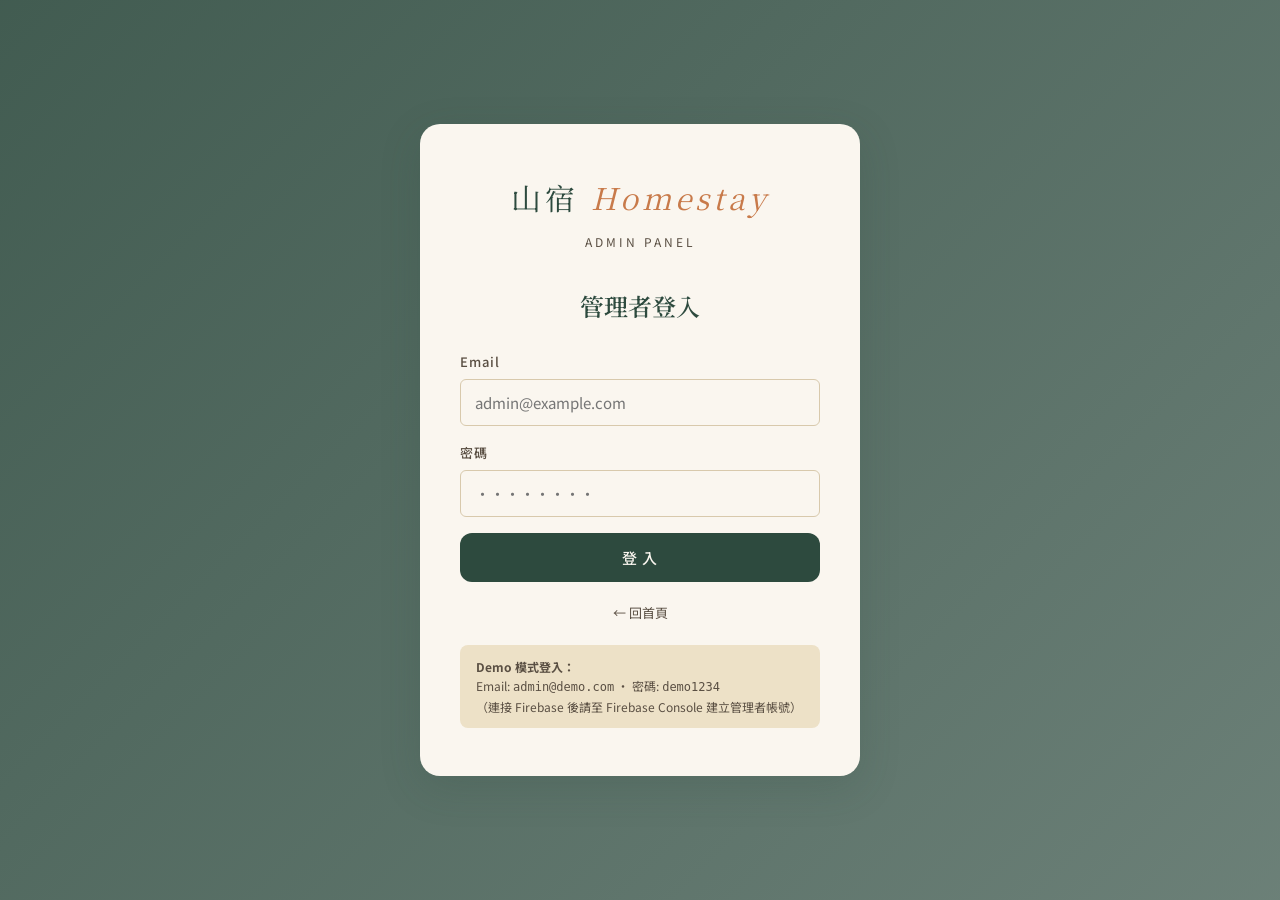
<file: admin-login.html>
<!DOCTYPE html>
<html lang="zh-Hant">
<head>
  <meta charset="UTF-8">
  <meta name="viewport" content="width=device-width, initial-scale=1.0">
  <title>管理者登入 — 山宿 Homestay</title>
  <link rel="preconnect" href="https://fonts.googleapis.com">
  <link rel="preconnect" href="https://fonts.gstatic.com" crossorigin>
  <link href="https://fonts.googleapis.com/css2?family=Noto+Sans+TC:wght@300;400;500;700&family=Noto+Serif+TC:wght@500;600;700&display=swap" rel="stylesheet">
  <link rel="stylesheet" href="css/style.css">
  <style>
    body {
      display: flex;
      align-items: center;
      justify-content: center;
      min-height: 100vh;
      background:
        linear-gradient(135deg, rgba(45, 74, 62, 0.9), rgba(45, 74, 62, 0.7)),
        url('https://images.unsplash.com/photo-1542718610-a1d656d1884c?w=1600&q=80') center/cover fixed;
      padding: 20px;
    }
    .login-card {
      background: var(--c-bg);
      width: 100%;
      max-width: 440px;
      padding: 48px 40px;
      border-radius: var(--radius-lg);
      box-shadow: var(--shadow-deep);
      animation: slideUp .5s ease;
    }
    .login-card .brand {
      text-align: center;
      margin-bottom: 32px;
    }
    .login-card .brand .logo {
      font-family: var(--font-display);
      font-size: 30px;
      color: var(--c-forest);
      letter-spacing: 4px;
      display: block;
      margin-bottom: 4px;
    }
    .login-card .brand .logo span { color: var(--c-clay); font-style: italic; }
    .login-card .brand small { color: var(--c-ink-soft); letter-spacing: 3px; font-size: 12px; }
    .login-card h2 { font-size: 24px; margin-bottom: 24px; text-align: center; }
    .login-card .btn { width: 100%; padding: 14px; font-size: 15px; }
    .login-back {
      text-align: center;
      margin-top: 16px;
    }
    .login-back a { font-size: 13px; color: var(--c-ink-soft); }
    .demo-tip {
      background: var(--c-cream);
      padding: 12px 16px;
      border-radius: 8px;
      font-size: 12px;
      color: var(--c-ink-soft);
      margin-top: 20px;
      line-height: 1.6;
    }
  </style>
</head>
<body>
  <div class="login-card">
    <div class="brand">
      <span class="logo">山宿 <span>Homestay</span></span>
      <small>ADMIN PANEL</small>
    </div>
    <h2>管理者登入</h2>
    <div class="field">
      <label>Email</label>
      <input type="email" id="loginEmail" placeholder="admin@example.com">
    </div>
    <div class="field">
      <label>密碼</label>
      <input type="password" id="loginPassword" placeholder="••••••••">
    </div>
    <button class="btn btn-primary" id="btnLogin">登 入</button>
    <div class="login-back"><a href="index.html">← 回首頁</a></div>
    <div class="demo-tip">
      <strong>Demo 模式登入：</strong><br>
      Email: <code>admin@demo.com</code> ・ 密碼: <code>demo1234</code><br>
      （連接 Firebase 後請至 Firebase Console 建立管理者帳號）
    </div>
  </div>

  <div class="toast" id="toast"></div>

  <script type="module" src="js/admin-login.js"></script>
</body>
</html>
</file>
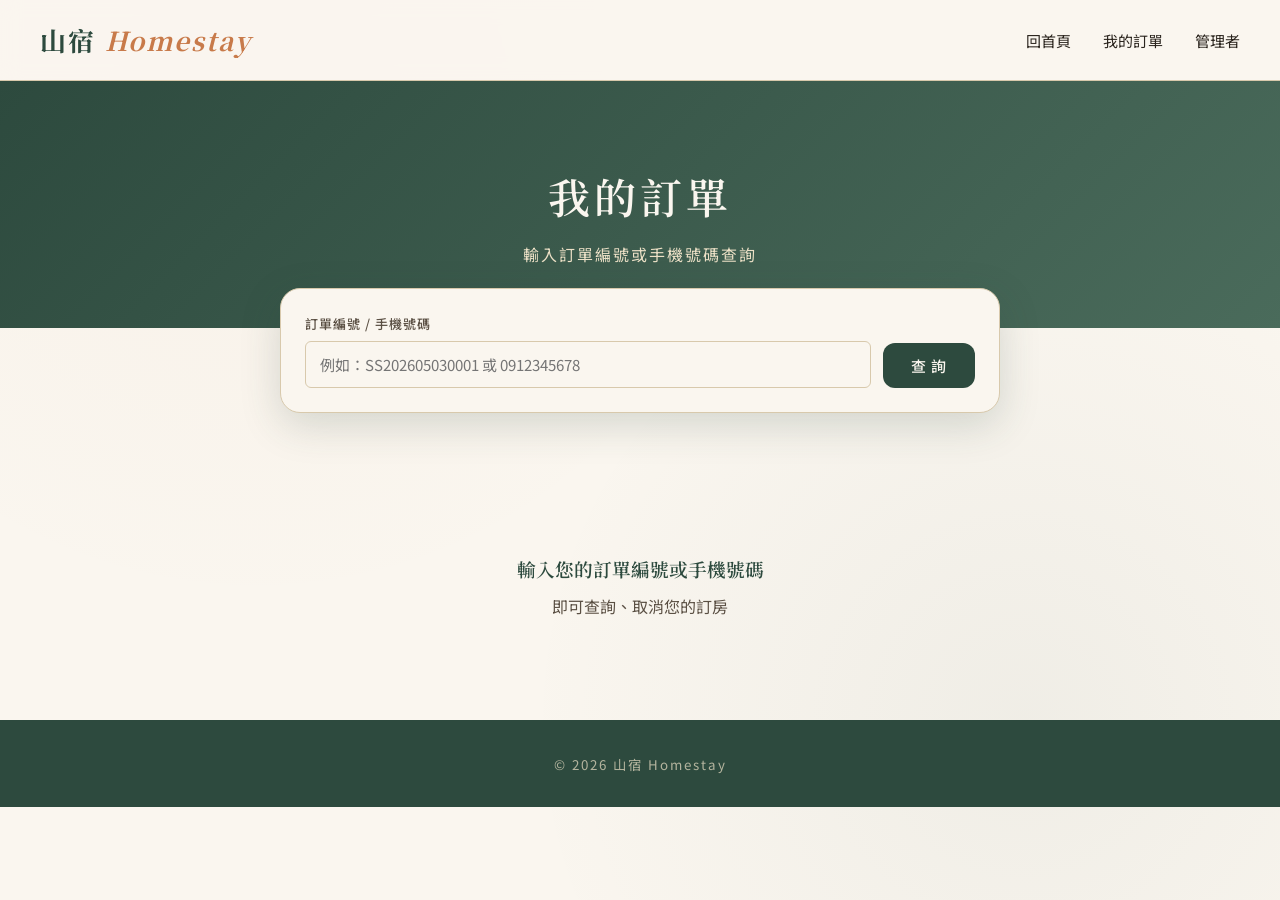
<file: my-orders.html>
<!DOCTYPE html>
<html lang="zh-Hant">
<head>
  <meta charset="UTF-8">
  <meta name="viewport" content="width=device-width, initial-scale=1.0">
  <title>我的訂單 — 山宿 Homestay</title>
  <link rel="preconnect" href="https://fonts.googleapis.com">
  <link rel="preconnect" href="https://fonts.gstatic.com" crossorigin>
  <link href="https://fonts.googleapis.com/css2?family=Noto+Sans+TC:wght@300;400;500;700&family=Noto+Serif+TC:wght@500;600;700&display=swap" rel="stylesheet">
  <link rel="stylesheet" href="css/style.css">
  <style>
    .page-header {
      background: linear-gradient(135deg, var(--c-forest) 0%, var(--c-forest-light) 100%);
      color: var(--c-bg);
      padding: 80px 40px 60px;
      text-align: center;
    }
    .page-header h1 { color: var(--c-bg); font-size: 42px; letter-spacing: 4px; margin-bottom: 8px; }
    .page-header p { color: var(--c-cream); letter-spacing: 2px; }

    .search-bar {
      max-width: 720px;
      margin: -40px auto 40px;
      background: var(--c-bg);
      padding: 24px;
      border-radius: var(--radius-lg);
      box-shadow: var(--shadow-deep);
      display: flex;
      gap: 12px;
      align-items: end;
      border: 1px solid var(--c-line);
    }
    .search-bar .field { flex: 1; margin: 0; }

    .order-card {
      background: var(--c-bg);
      border-radius: var(--radius-lg);
      border: 1px solid var(--c-line);
      box-shadow: var(--shadow-soft);
      padding: 28px;
      margin-bottom: 20px;
      position: relative;
    }
    .order-card.cancelled { opacity: 0.6; }
    .order-card.cancelled::after {
      content: "已取消";
      position: absolute;
      top: 24px;
      right: 24px;
      font-family: var(--font-display);
      font-size: 60px;
      color: var(--c-error);
      opacity: 0.15;
      transform: rotate(-15deg);
      pointer-events: none;
    }
    .order-id {
      font-family: var(--font-display);
      font-size: 24px;
      letter-spacing: 3px;
      color: var(--c-clay);
      margin-bottom: 8px;
    }
    .order-room { font-family: var(--font-display); font-size: 20px; color: var(--c-forest); margin-bottom: 16px; }
    .order-grid {
      display: grid;
      grid-template-columns: repeat(auto-fit, minmax(140px, 1fr));
      gap: 16px;
      margin: 20px 0;
      padding: 20px;
      background: var(--c-bg-warm);
      border-radius: var(--radius-md);
    }
    .order-grid div small { display: block; color: var(--c-ink-soft); font-size: 12px; letter-spacing: 1px; margin-bottom: 4px; }
    .order-grid div strong { font-size: 16px; color: var(--c-ink); }
    .order-actions {
      display: flex;
      justify-content: space-between;
      align-items: center;
      padding-top: 16px;
      border-top: 1px dashed var(--c-line);
    }
    .order-total { font-family: var(--font-display); font-size: 22px; color: var(--c-forest); }
  </style>
</head>
<body>

  <header class="navbar">
    <a href="index.html" class="logo">山宿 <span>Homestay</span></a>
    <nav>
      <a href="index.html">回首頁</a>
      <a href="my-orders.html">我的訂單</a>
      <a href="admin-login.html">管理者</a>
    </nav>
  </header>

  <section class="page-header">
    <h1>我的訂單</h1>
    <p>輸入訂單編號或手機號碼查詢</p>
  </section>

  <div class="search-bar">
    <div class="field">
      <label>訂單編號 / 手機號碼</label>
      <input type="text" id="searchKeyword" placeholder="例如：SS202605030001 或 0912345678">
    </div>
    <button class="btn btn-primary" id="btnSearch">查 詢</button>
  </div>

  <div class="container-narrow" id="resultArea">
    <div class="empty-state">
      <h3>輸入您的訂單編號或手機號碼</h3>
      <p>即可查詢、取消您的訂房</p>
    </div>
  </div>

  <!-- 取消確認 -->
  <div class="modal-backdrop" id="cancelModal">
    <div class="modal" style="text-align: center;">
      <div style="font-size: 40px;">😢</div>
      <h2>確定要取消訂房？</h2>
      <p class="modal-subtitle" id="cancelOrderInfo"></p>
      <p style="background: #f5d8d3; color: var(--c-error); padding: 14px; border-radius: 10px; margin: 16px 0; font-size: 14px;">
        提醒：依取消政策，入住前 3 天內取消將無法退費
      </p>
      <div class="modal-actions" style="justify-content: center;">
        <button class="btn btn-ghost" id="btnCancelClose">再想想</button>
        <button class="btn btn-danger" id="btnConfirmCancel">確定取消</button>
      </div>
    </div>
  </div>

  <div class="toast" id="toast"></div>

  <footer style="background: var(--c-forest); color: var(--c-cream); padding: 30px; text-align: center; letter-spacing: 2px;">
    <small style="opacity: 0.7;">© 2026 山宿 Homestay</small>
  </footer>

  <script type="module" src="js/orders.js"></script>
</body>
</html>
</file>
<file: css/style.css>
/* ============================================================
   山宿 Homestay — 共用樣式
   調性：大地色 + 森林綠 + 米白，溫暖度假質感
   ============================================================ */

:root {
  --c-bg: #faf6ef;            /* 米白主背景 */
  --c-bg-warm: #f3ebd9;       /* 暖米色 */
  --c-cream: #ede1c7;         /* 奶油 */
  --c-forest: #2d4a3e;        /* 森林綠 (主色) */
  --c-forest-light: #4a6b5b;
  --c-moss: #7a8a6f;          /* 苔綠 */
  --c-clay: #c87a4a;          /* 陶土橘 (重點色) */
  --c-clay-dark: #a85f33;
  --c-wood: #8b6b47;          /* 木頭色 */
  --c-ink: #2a241d;           /* 深咖文字 */
  --c-ink-soft: #5a4f43;
  --c-line: #d8c9ac;          /* 分隔線 */
  --c-error: #c44536;
  --c-success: #6a8d5b;

  --font-display: "Noto Serif TC", "Songti TC", "PMingLiU", serif;
  --font-body: "Noto Sans TC", "Microsoft JhengHei", sans-serif;

  --shadow-soft: 0 2px 8px rgba(45, 74, 62, 0.08);
  --shadow-card: 0 6px 24px rgba(45, 74, 62, 0.10);
  --shadow-deep: 0 12px 40px rgba(45, 74, 62, 0.18);

  --radius-sm: 6px;
  --radius-md: 12px;
  --radius-lg: 20px;
}

* { box-sizing: border-box; margin: 0; padding: 0; }

html { scroll-behavior: smooth; }

body {
  font-family: var(--font-body);
  background: var(--c-bg);
  color: var(--c-ink);
  line-height: 1.7;
  min-height: 100vh;
  /* 細微紋理感 */
  background-image:
    radial-gradient(circle at 20% 10%, rgba(200, 122, 74, 0.04) 0%, transparent 40%),
    radial-gradient(circle at 80% 80%, rgba(45, 74, 62, 0.05) 0%, transparent 40%);
}

h1, h2, h3, h4 { font-family: var(--font-display); font-weight: 600; color: var(--c-forest); }

a { color: var(--c-clay-dark); text-decoration: none; transition: color .2s; }
a:hover { color: var(--c-forest); }

/* ===== Navbar ===== */
.navbar {
  background: rgba(250, 246, 239, 0.92);
  backdrop-filter: blur(10px);
  border-bottom: 1px solid var(--c-line);
  padding: 18px 40px;
  position: sticky;
  top: 0;
  z-index: 100;
  display: flex;
  align-items: center;
  justify-content: space-between;
}
.navbar .logo {
  font-family: var(--font-display);
  font-size: 26px;
  font-weight: 700;
  color: var(--c-forest);
  letter-spacing: 2px;
}
.navbar .logo span { color: var(--c-clay); font-style: italic; }
.navbar nav a {
  margin-left: 28px;
  font-size: 15px;
  color: var(--c-ink);
  position: relative;
  padding-bottom: 4px;
}
.navbar nav a::after {
  content: "";
  position: absolute;
  left: 0; bottom: 0;
  width: 0;
  height: 2px;
  background: var(--c-clay);
  transition: width .3s;
}
.navbar nav a:hover::after { width: 100%; }
.navbar nav a:hover { color: var(--c-forest); }

/* ===== Buttons ===== */
.btn {
  display: inline-flex;
  align-items: center;
  justify-content: center;
  gap: 8px;
  padding: 12px 28px;
  border: none;
  border-radius: var(--radius-md);
  font-family: var(--font-body);
  font-size: 15px;
  font-weight: 500;
  cursor: pointer;
  transition: all .2s ease;
  text-decoration: none;
  letter-spacing: 1px;
}
.btn-primary {
  background: var(--c-forest);
  color: var(--c-bg);
}
.btn-primary:hover {
  background: var(--c-forest-light);
  transform: translateY(-2px);
  box-shadow: var(--shadow-card);
}
.btn-accent {
  background: var(--c-clay);
  color: white;
}
.btn-accent:hover {
  background: var(--c-clay-dark);
  transform: translateY(-2px);
  box-shadow: var(--shadow-card);
}
.btn-outline {
  background: transparent;
  color: var(--c-forest);
  border: 1.5px solid var(--c-forest);
}
.btn-outline:hover {
  background: var(--c-forest);
  color: var(--c-bg);
}
.btn-ghost {
  background: transparent;
  color: var(--c-ink-soft);
  padding: 8px 16px;
}
.btn-ghost:hover { color: var(--c-clay); }
.btn-danger {
  background: var(--c-error);
  color: white;
}
.btn-danger:hover { background: #a13427; }
.btn-sm { padding: 8px 18px; font-size: 13px; }

/* ===== Forms ===== */
.field {
  display: flex;
  flex-direction: column;
  gap: 6px;
  margin-bottom: 16px;
}
.field label {
  font-size: 13px;
  color: var(--c-ink-soft);
  letter-spacing: 1px;
  font-weight: 500;
}
.field input, .field select, .field textarea {
  padding: 12px 14px;
  border: 1.5px solid var(--c-line);
  border-radius: var(--radius-sm);
  background: var(--c-bg);
  font-family: var(--font-body);
  font-size: 15px;
  color: var(--c-ink);
  transition: border-color .2s, box-shadow .2s;
}
.field input:focus, .field select:focus, .field textarea:focus {
  outline: none;
  border-color: var(--c-forest);
  box-shadow: 0 0 0 3px rgba(45, 74, 62, 0.1);
}
.field textarea { resize: vertical; min-height: 80px; }

/* ===== Cards ===== */
.card {
  background: var(--c-bg);
  border-radius: var(--radius-lg);
  padding: 28px;
  box-shadow: var(--shadow-soft);
  border: 1px solid var(--c-line);
}

/* ===== 容器 ===== */
.container {
  max-width: 1200px;
  margin: 0 auto;
  padding: 40px 24px;
}
.container-narrow {
  max-width: 720px;
  margin: 0 auto;
  padding: 40px 24px;
}

/* ===== 區塊標題 ===== */
.section-title {
  font-size: 36px;
  margin-bottom: 8px;
  letter-spacing: 2px;
}
.section-subtitle {
  color: var(--c-ink-soft);
  font-size: 14px;
  letter-spacing: 4px;
  text-transform: uppercase;
  margin-bottom: 24px;
}

/* ===== Toast 訊息 ===== */
.toast {
  position: fixed;
  bottom: 30px;
  left: 50%;
  transform: translateX(-50%) translateY(100px);
  background: var(--c-forest);
  color: var(--c-bg);
  padding: 14px 28px;
  border-radius: var(--radius-md);
  box-shadow: var(--shadow-deep);
  z-index: 9999;
  opacity: 0;
  transition: all .35s ease;
  font-size: 14px;
}
.toast.show {
  opacity: 1;
  transform: translateX(-50%) translateY(0);
}
.toast.error { background: var(--c-error); }
.toast.success { background: var(--c-success); }

/* ===== Modal ===== */
.modal-backdrop {
  position: fixed;
  inset: 0;
  background: rgba(42, 36, 29, 0.55);
  backdrop-filter: blur(4px);
  display: none;
  align-items: center;
  justify-content: center;
  z-index: 1000;
  padding: 20px;
}
.modal-backdrop.show { display: flex; animation: fadeIn .25s ease; }
.modal {
  background: var(--c-bg);
  border-radius: var(--radius-lg);
  padding: 36px;
  max-width: 560px;
  width: 100%;
  max-height: 90vh;
  overflow-y: auto;
  box-shadow: var(--shadow-deep);
  animation: slideUp .3s ease;
}
.modal h2 { margin-bottom: 8px; font-size: 26px; }
.modal-subtitle { color: var(--c-ink-soft); margin-bottom: 24px; font-size: 14px; }
.modal-actions {
  display: flex;
  gap: 12px;
  justify-content: flex-end;
  margin-top: 24px;
}

@keyframes fadeIn { from { opacity: 0; } to { opacity: 1; } }
@keyframes slideUp {
  from { opacity: 0; transform: translateY(20px); }
  to { opacity: 1; transform: translateY(0); }
}

/* ===== Loading ===== */
.spinner {
  width: 40px;
  height: 40px;
  border: 3px solid var(--c-line);
  border-top-color: var(--c-forest);
  border-radius: 50%;
  animation: spin .8s linear infinite;
  margin: 40px auto;
}
@keyframes spin { to { transform: rotate(360deg); } }

.empty-state {
  text-align: center;
  padding: 60px 20px;
  color: var(--c-ink-soft);
}
.empty-state h3 { color: var(--c-forest); margin-bottom: 8px; }

/* ===== 標籤 ===== */
.badge {
  display: inline-block;
  padding: 4px 12px;
  border-radius: 100px;
  font-size: 12px;
  font-weight: 500;
  letter-spacing: 1px;
}
.badge-success { background: #e3eedc; color: var(--c-success); }
.badge-warning { background: #f5e5c8; color: #a87c2c; }
.badge-error { background: #f5d8d3; color: var(--c-error); }
.badge-info { background: #d8e2dc; color: var(--c-forest); }

/* ===== 響應式 ===== */
@media (max-width: 768px) {
  .navbar { padding: 14px 20px; flex-wrap: wrap; }
  .navbar nav a { margin-left: 14px; font-size: 13px; }
  .section-title { font-size: 26px; }
  .container { padding: 24px 16px; }
  .modal { padding: 24px; }
}
</file>
